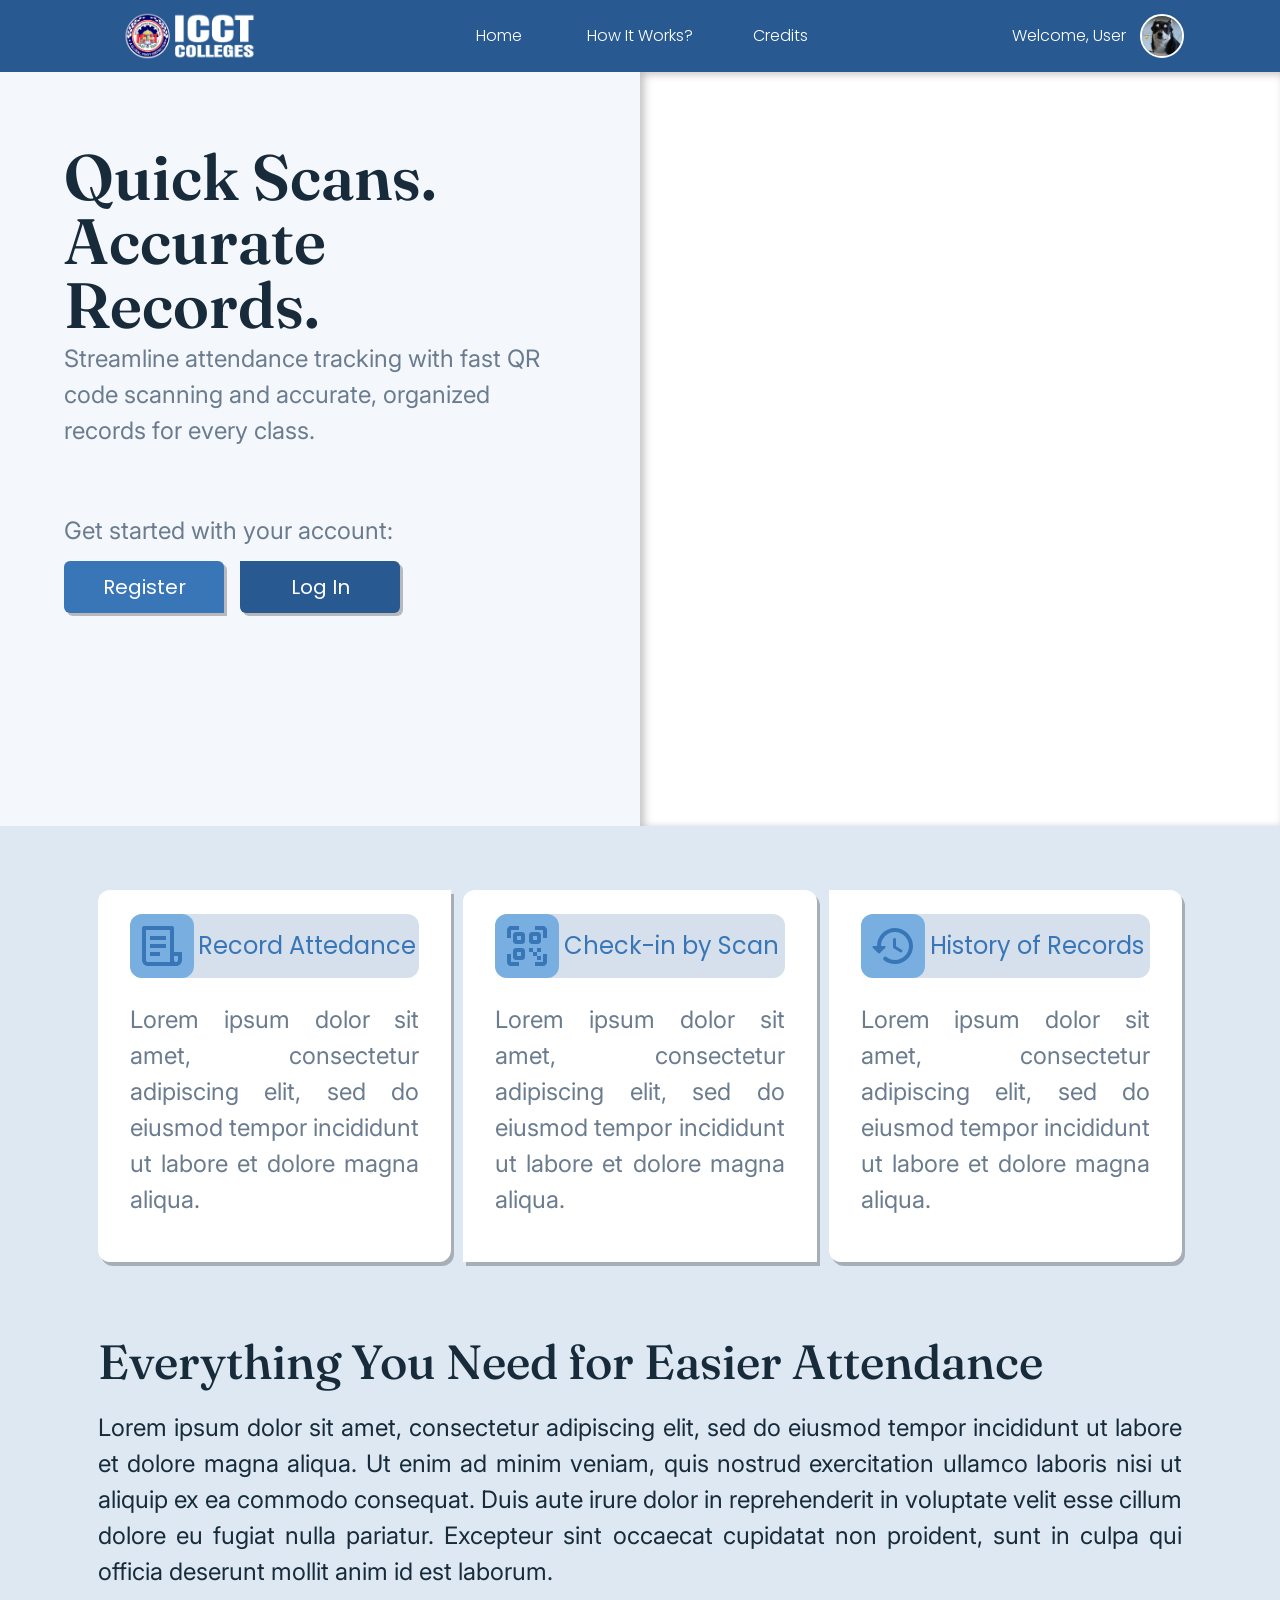
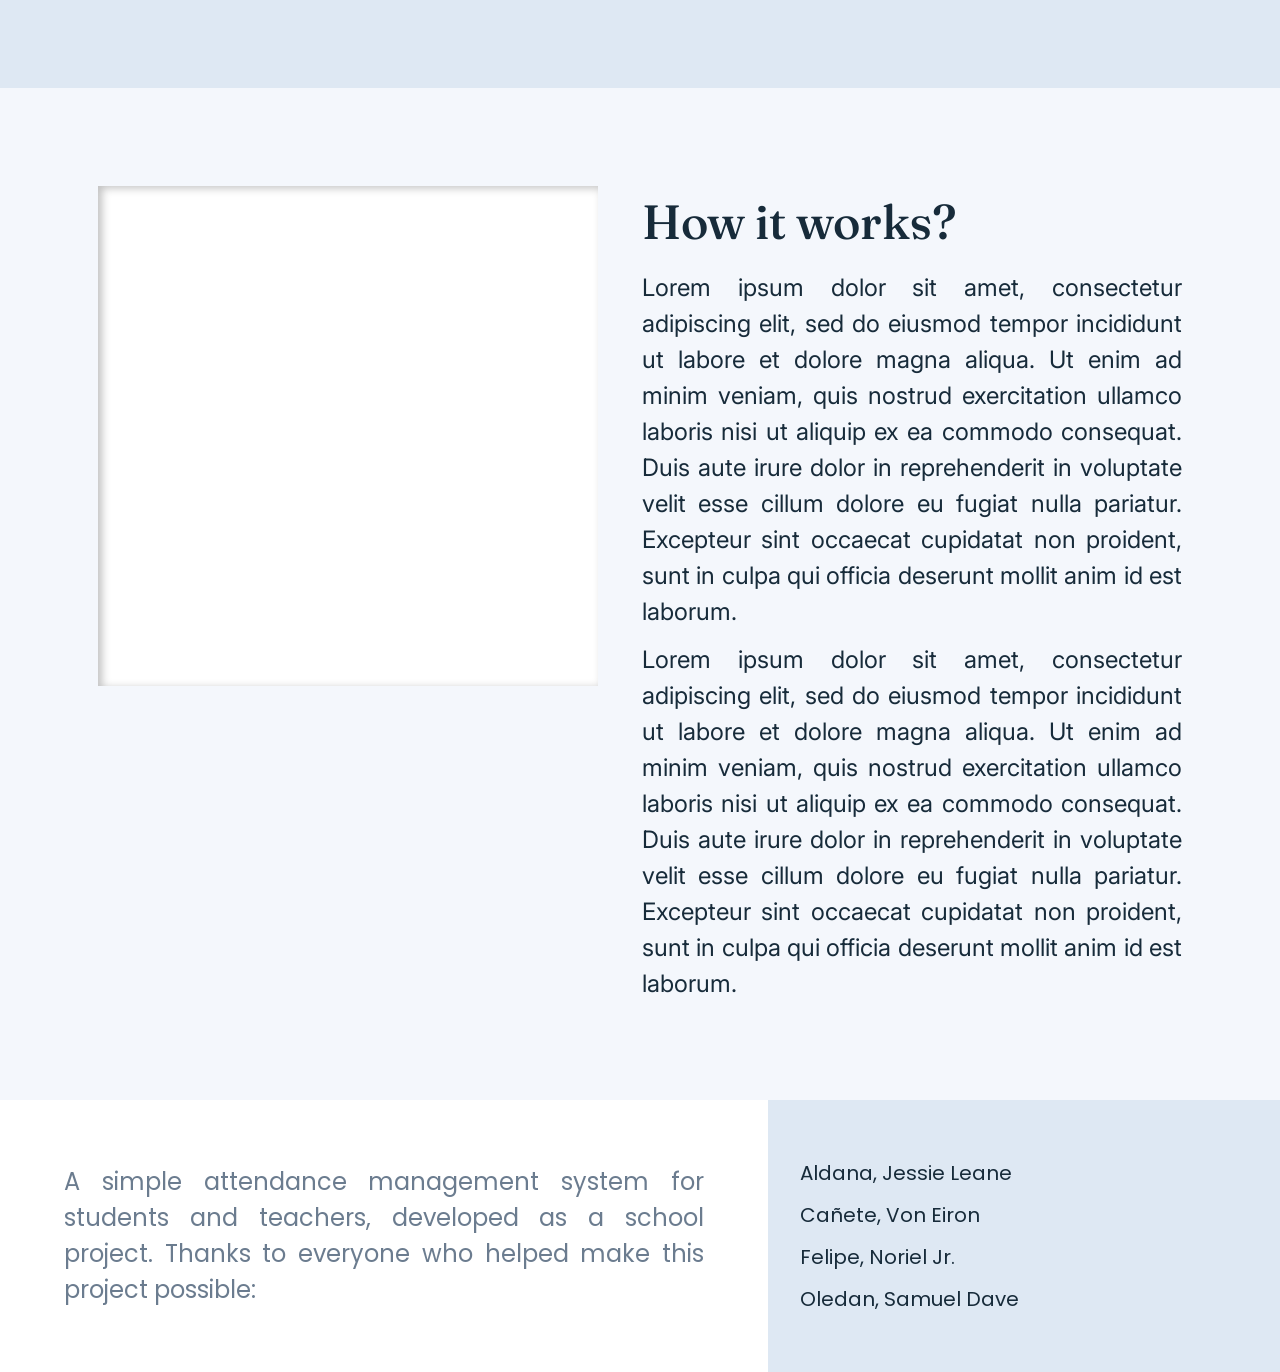
<file: templates/index.html>
<!doctype html>
<html lang="en">
  <head>
    <meta charset="UTF-8" />
    <meta name="viewport" content="width=device-width, initial-scale=1.0" />

    <link rel="stylesheet" href="..\static\styles\global.css" />
    <link rel="stylesheet" href="..\static\styles\landing_page.css" />

    <title>WS1 Finals Project</title>
  </head>
  <body>
    <!--! Header Section -->

    <header>
      <!--! Navigation Section -->

      <nav>
        <div class="logo_container">
          <img
            src="../static/assets/images/icct_logo.png"
            alt="icct_logo.png"
          />
        </div>

        <div class="main_cta_container">
          <a href="#home">Home</a>
          <a href="#features">How It Works?</a>
          <a href="#credits">Credits</a>
        </div>

        <div class="side_cta_container">
          <a href="#home">Welcome, User</a>

          <div class="profile_container">
            <img
              src="../static/assets/images/caca.png"
              alt="profile_icon.png"
            />
          </div>
        </div>
      </nav>

      <!--* Hero Container -->

      <div class="hero_container">
        <div class="headline">
          <!--* Grid 1 - Header Description -->

          <div class="description">
            <h1>
              Quick Scans.<br />
              Accurate Records.
            </h1>
            <p>
              Streamline attendance tracking with fast QR code scanning and
              accurate, organized records for every class.
            </p>
          </div>

          <div class="hero_cta_container">
            <p>Get started with your account:</p>

            <div class="cta_container">
              <button id="register_cta">Register</button>
              <button id="login_cta">Log In</button>

              <!--* Registration Form -->

              <dialog id="registration_form">
                <div class="form_container">
                  <p>Registration Form</p>

                  <form id="registration_data" action="/submit" method="POST">
                    <div class="form_group_container">
                      <div class="form_group">
                        <label for="first_name">First name:</label>
                        <input
                          type="text"
                          id="first_name"
                          name="first_name"
                          required
                        />
                      </div>

                      <div class="form_group">
                        <label for="last_name">Last name:</label>
                        <input
                          type="text"
                          id="last_name"
                          name="last_name"
                          required
                        />
                      </div>
                    </div>

                    <div class="form_single">
                      <label for="id_number">ID no:</label>
                      <input
                        type="text"
                        id="id_number"
                        name="id_number"
                        required
                      />
                    </div>

                    <div class="form_single">
                      <label for="program">Program:</label>
                      <select name="program" id="program" required>
                        <option value="" disabled selected></option>
                        <option value="subject1">SUB1: Subject 1</option>
                        <option value="subject2">SUB2: Subject 2</option>
                        <option value="subject3">SUB3: Subject 3</option>
                      </select>
                    </div>

                    <div class="form_group_container">
                      <div class="form_group">
                        <label for="year_level">Year Level:</label>
                        <select name="year_level" id="year_level" required>
                          <option value="" disabled selected></option>
                          <option value="year_one">1st year</option>
                          <option value="year_two">2nd year</option>
                          <option value="irregular">Irregular</option>
                        </select>
                      </div>

                      <div class="form_group">
                        <label for="section">Section:</label>
                        <select name="section" id="section" required>
                          <option value="" disabled selected></option>
                          <option value="section1">Section 1</option>
                          <option value="section2">Section 2</option>
                          <option value="section3">Section 3</option>
                        </select>
                      </div>
                    </div>

                    <div class="form_single">
                      <label for="email">Email:</label>
                      <input type="email" id="email" name="email" required />
                    </div>

                    <div class="form_single">
                      <label for="password">Password:</label>
                      <input
                        type="password"
                        id="password"
                        name="password"
                        required
                      />
                    </div>
                  </form>

                  <div class="submission_cta">
                    <button type="submit" form="registration_data">
                      Sign In
                    </button>
                  </div>
                </div>
                <div class="side_header">
                  <div class="side_header_description">
                    <h3>Welcome!<br />Nice to meet you.</h3>

                    <p>
                      Create your account to get started with our attendance
                      monitoring system.
                    </p>
                  </div>

                  <p id="no_account">Don't have an account?</p>

                  <div class="registration_form_cta">
                    <button id="form_login_cta">Log In</button>
                  </div>
                </div>
              </dialog>

              <!--* Log In Form -->

              <dialog id="login_form">
                <div class="form_container">
                  <p>Log In Form</p>

                  <form id="login_data" action="/login" method="POST">
                    <div class="form_single">
                      <label for="login_id_number">ID no:</label>
                      <input
                        type="text"
                        id="login_id_number"
                        name="id_number"
                        required
                      />
                    </div>

                    <div class="form_single">
                      <label for="login_password">Password:</label>
                      <input
                        type="password"
                        id="login_password"
                        name="password"
                        required
                      />
                    </div>
                  </form>

                  <div class="submit_login_cta">
                    <button type="submit" form="login_data">Log In</button>
                  </div>
                </div>

                <div class="side_header">
                  <div class="side_header_description">
                    <h3>Welcome back!<br />Let's get started.</h3>

                    <p>Login your account to start managing attendances.</p>
                  </div>

                  <p id="no_account">Don't have an account?</p>

                  <div class="login_form_cta">
                    <button id="form_register_cta">Register</button>
                  </div>
                </div>
              </dialog>
            </div>
          </div>
        </div>

        <!--* Grid 2 - Cards Showcase -->

        <div class="showcase">
          <div class="cards_container">
            <!--TODO <img src="../img_use/Property 1=Default.png" alt="icon" /> -->
          </div>
        </div>
      </div>
    </header>

    <!--! Main Section -->

    <main>
      <!--* Features Showcase -->

      <div class="features">
        <!--* Cards Container -->

        <section class="features_cards">
          <div class="card_container card_1">
            <div class="icon_container">
              <div class="icon">
                <img
                  src="..\static\assets\icons\attendance_icon_showcase.svg"
                  alt="attendance_icon"
                />
              </div>
              <h3>Record Attedance</h3>
            </div>

            <p>
              Lorem ipsum dolor sit amet, consectetur adipiscing elit, sed do
              eiusmod tempor incididunt ut labore et dolore magna aliqua.
            </p>
          </div>

          <div class="card_container card_2">
            <div class="icon_container">
              <div class="icon">
                <img
                  src="..\static\assets\icons\qrcode_icon_showcase.svg"
                  alt="attendance_icon"
                />
              </div>
              <h3>Check-in by Scan</h3>
            </div>

            <p>
              Lorem ipsum dolor sit amet, consectetur adipiscing elit, sed do
              eiusmod tempor incididunt ut labore et dolore magna aliqua.
            </p>
          </div>

          <div class="card_container card_3">
            <div class="icon_container">
              <div class="icon">
                <img
                  src="..\static\assets\icons\history_icon_showcase.svg"
                  alt="attendance_icon"
                />
              </div>
              <h3>History of Records</h3>
            </div>

            <p>
              Lorem ipsum dolor sit amet, consectetur adipiscing elit, sed do
              eiusmod tempor incididunt ut labore et dolore magna aliqua.
            </p>
          </div>
        </section>

        <!--* Description -->

        <section class="feature_description">
          <h2>Everything You Need for Easier Attendance</h2>
          <p>
            Lorem ipsum dolor sit amet, consectetur adipiscing elit, sed do
            eiusmod tempor incididunt ut labore et dolore magna aliqua. Ut enim
            ad minim veniam, quis nostrud exercitation ullamco laboris nisi ut
            aliquip ex ea commodo consequat. Duis aute irure dolor in
            reprehenderit in voluptate velit esse cillum dolore eu fugiat nulla
            pariatur. Excepteur sint occaecat cupidatat non proident, sunt in
            culpa qui officia deserunt mollit anim id est laborum.
          </p>
        </section>
      </div>

      <!--* Description 2 -->

      <div class="hiw_description_container">
        <section class="hiw_card_container"></section>

        <section class="hiw_description">
          <h2>How it works?</h2>
          <p>
            Lorem ipsum dolor sit amet, consectetur adipiscing elit, sed do
            eiusmod tempor incididunt ut labore et dolore magna aliqua. Ut enim
            ad minim veniam, quis nostrud exercitation ullamco laboris nisi ut
            aliquip ex ea commodo consequat. Duis aute irure dolor in
            reprehenderit in voluptate velit esse cillum dolore eu fugiat nulla
            pariatur. Excepteur sint occaecat cupidatat non proident, sunt in
            culpa qui officia deserunt mollit anim id est laborum.
          </p>
          <p>
            Lorem ipsum dolor sit amet, consectetur adipiscing elit, sed do
            eiusmod tempor incididunt ut labore et dolore magna aliqua. Ut enim
            ad minim veniam, quis nostrud exercitation ullamco laboris nisi ut
            aliquip ex ea commodo consequat. Duis aute irure dolor in
            reprehenderit in voluptate velit esse cillum dolore eu fugiat nulla
            pariatur. Excepteur sint occaecat cupidatat non proident, sunt in
            culpa qui officia deserunt mollit anim id est laborum.
          </p>
        </section>
      </div>
    </main>

    <!--! Footer Section -->

    <footer>
      <section class="credits_description">
        <p>
          A simple attendance management system for students and teachers,
          developed as a school project. Thanks to everyone who helped make this
          project possible:
        </p>
      </section>

      <section class="members_list">
        <ul>
          <li>Aldana, Jessie Leane</li>
          <li>Cañete, Von Eiron</li>
          <li>Felipe, Noriel Jr.</li>
          <li>Oledan, Samuel Dave</li>
        </ul>
      </section>
    </footer>

    <script src="../static/scripts/landing_page.js"></script>
  </body>
</html>
</file>
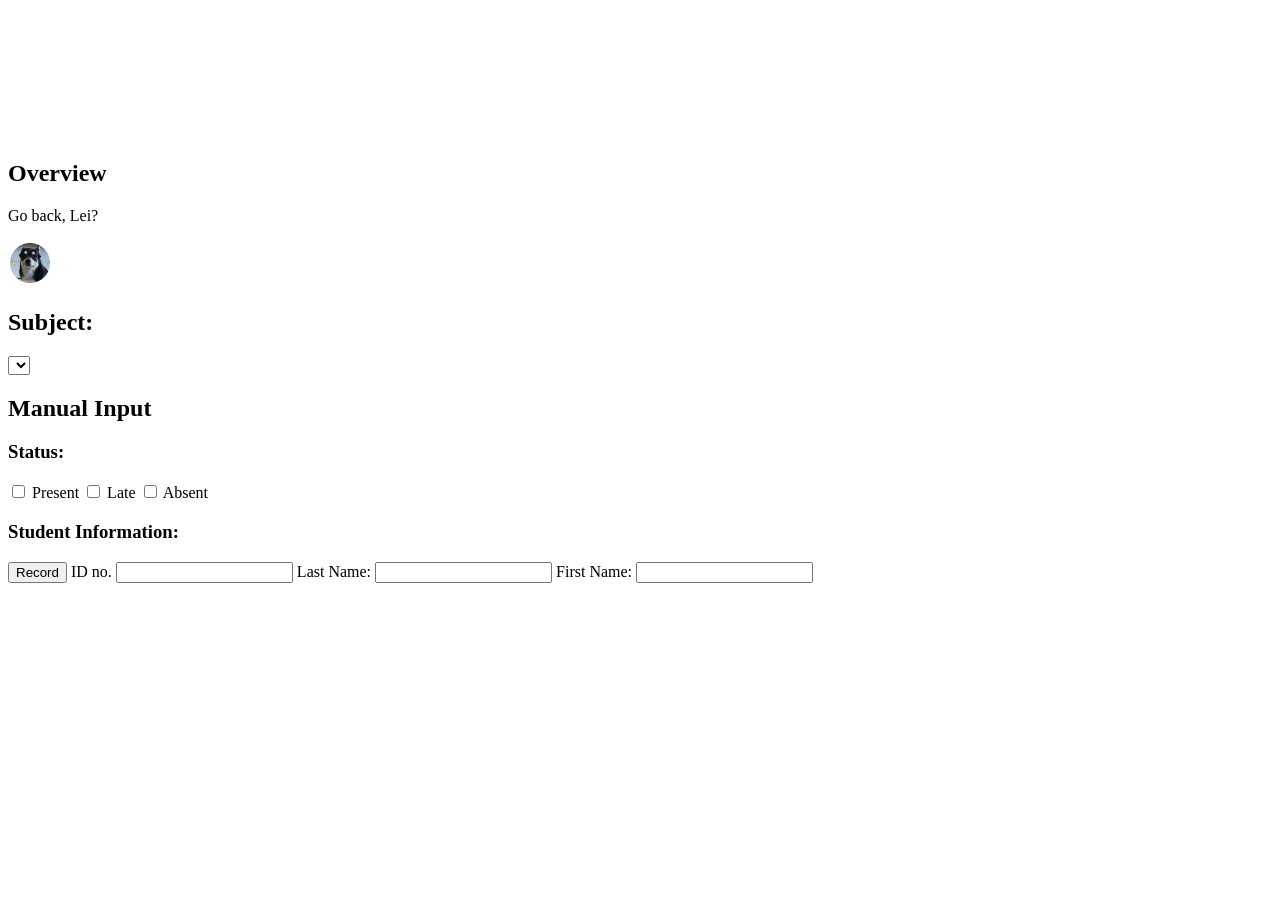
<file: attendance.html>
<!DOCTYPE html>
<html lang="en">

<head>
    <meta charset="UTF-8">
    <meta name="viewport" content="width=device-width, initial-scale=1.0">
    <title>Attendance</title>
    <link rel="stylesheet" href="" />
</head>

<body>
    <nav class="sidebar">
        <div class="top">
            <img src="../img_use/top_icons.png" alt="sidebar" />
        </div>

        <div class="mid">
            <img src="../img_use/attendance_icon.png" alt="attendance" />
            <img src="../img_use/overview_icon.png" alt="overview" />
            <img src="../img_use/history_icon.png" alt="history" />
        </div>

        <div class="bot">
            <img src="../img_use/settings_icon.png" alt="settings" />
            <img src="../img_use/exit_icon.png" alt="exit" />
        </div>
    </nav>

    <div class="headerandmain">
        <header>
            <div>
                <h2>Overview</h2>
            </div>

            <div class="ctadiv">
                <p>Go back, Lei?</p>
                <img src="../img_use/profile_icon.png" alt="icon" />
            </div>
        </header>

        <main>
            <div class="searchsubject">
                <div>
                    <div>
                        <h2>Subject:</h2>
                        <select name="subject" id="subject">
                            <option value="" hidden></option>
                        </select>
                    </div>
                </div>
            </div>

            <div class="manualinput">
                <h2>Manual Input</h2>
                <div class="status">
                    <h3>Status:</h3>
                    <input type="checkbox" name="present" id="present">
                    <label for="present">Present</label>
                    <input type="checkbox" name="late" id="late">
                    <label for="late">Late</label>
                    <input type="checkbox" name="absent" id="absent">
                    <label for="absent">Absent</label>
                </div>

                <div class="studentinfo">
                    <h3>Student Information:</h3>
                    <button>Record</button>

                    <label for="idno">ID no.</label>
                    <input type="text" id="idno">

                    <label for="lname">Last Name:</label>
                    <input type="text" name="lname" id="lname">

                    <label for="fname">First Name:</label>
                    <input type="text" name="fname" id="fname">
                </div>

                <div>

                </div>
            </div>

            <div class="qrcode">

            </div>
        </main>
    </div>

</body>

</html>
</file>
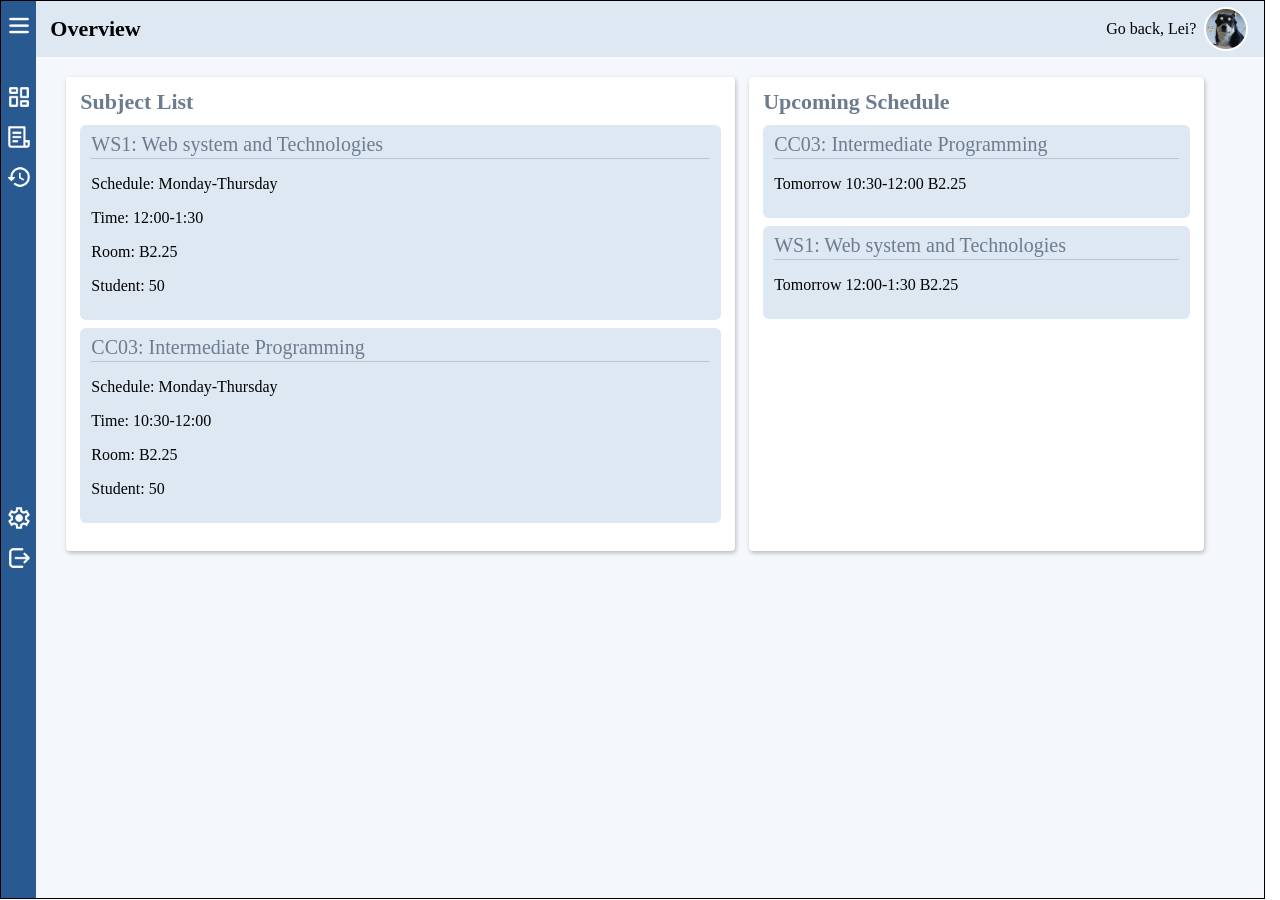
<file: overview.html>
<!DOCTYPE html>
<html lang="en">

<head>
    <meta charset="UTF-8">
    <meta name="viewport" content="width=device-width, initial-scale=1.0">
    <title>Overview</title>
    <link rel="stylesheet" href="cssforoverview.css" />
</head>

<body>
    <nav class="sidebar">
        <div class="top">
            <img src="../img_use/top_icons.png" alt="sidebar" />
        </div>

        <div class="mid">
            <img src="../img_use/attendance_icon.png" alt="attendance" />
            <img src="../img_use/overview_icon.png" alt="overview" />
            <img src="../img_use/history_icon.png" alt="history" />
        </div>

        <div class="bot">
            <img src="../img_use/settings_icon.png" alt="settings" />
            <img src="../img_use/exit_icon.png" alt="exit" />
        </div>
    </nav>

    <div class="headerandmain">
        <header>
            <div>
                <h2>Overview</h2>
            </div>

            <div class="ctadiv">
                <p>Go back, Lei?</p>
                <img src="../img_use/profile_icon.png" alt="icon" />
            </div>
        </header>

        <main>
            <div class="subjectlist">
                <h3>Subject List</h3>

                <div>
                    <h4>WS1: Web system and Technologies</h4>
                    <p>Schedule: Monday-Thursday</p>
                    <p>Time: 12:00-1:30</p>
                    <p>Room: B2.25</p>
                    <p>Student: 50</p>
                </div>

                <div>
                    <h4>CC03: Intermediate Programming</h4>
                    <p>Schedule: Monday-Thursday</p>
                    <p>Time: 10:30-12:00</p>
                    <p>Room: B2.25</p>
                    <p>Student: 50</p>
                </div>
            </div>

            <div class="schedule">
                <h3>Upcoming Schedule</h3>

                <div>
                    <h4>CC03: Intermediate Programming</h4>
                    <p>Tomorrow 10:30-12:00 B2.25</p>
                </div>

                <div>
                    <h4>WS1: Web system and Technologies</h4>
                    <p>Tomorrow 12:00-1:30 B2.25</p>
                </div>
            </div>
        </main>
    </div>

</body>

</html>
</file>
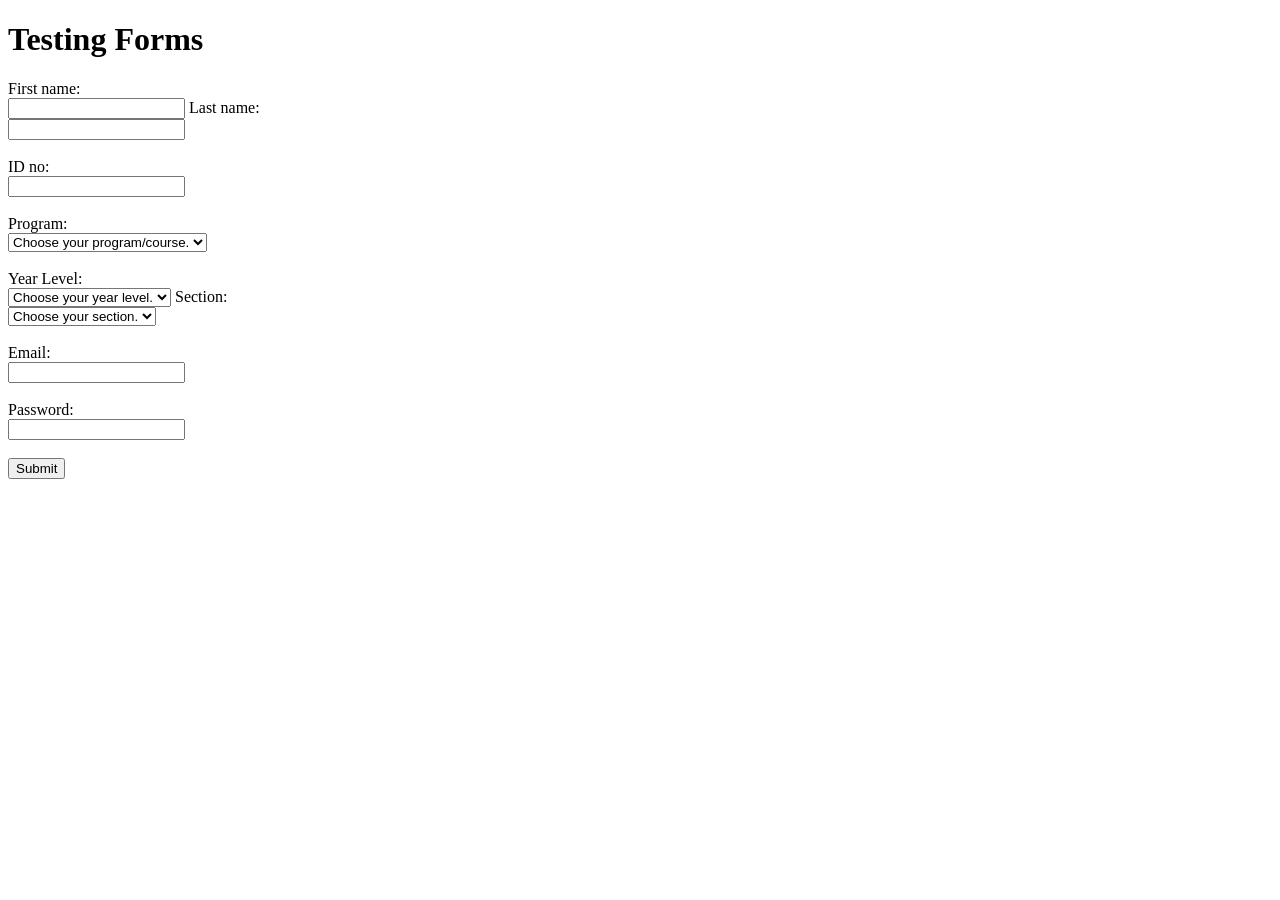
<file: templates/index_test.html>
<!doctype html>
<html lang="en">
  <head>
    <meta charset="UTF-8" />
    <meta name="viewport" content="width=device-width, initial-scale=1.0" />
    <title>Document</title>
  </head>
  <body>
    <h1>Testing Forms</h1>

    <form action="/submit" method="POST">
      <label for="first_name">First name:</label>
      <br />
      <input type="text" id="first_name" name="first_name" required />

      <label for="last_name">Last name:</label>
      <br />
      <input type="text" id="last_name" name="last_name" required />
      <br /><br />

      <label for="id_number">ID no:</label>
      <br />
      <input type="text" id="id_number" name="id_number" required />
      <br /><br />

      <label for="program">Program:</label>
      <br />
      <select name="program" id="program" required>
        <option value="" disabled selected>Choose your program/course.</option>
        <option value="subject1">SUB1: Subject 1</option>
        <option value="subject2">SUB2: Subject 2</option>
        <option value="subject3">SUB3: Subject 3</option>
      </select>
      <br /><br />

      <label for="year_level">Year Level:</label>
      <br />
      <select name="year_level" id="year_level" required>
        <option value="" disabled selected>Choose your year level.</option>
        <option value="year_one">1st year</option>
        <option value="year_two">2nd year</option>
        <option value="irregular">Irregular</option>
      </select>

      <label for="section">Section:</label>
      <br />
      <select name="section" id="section" required>
        <option value="" disabled selected>Choose your section.</option>
        <option value="section1">Section 1</option>
        <option value="section2">Section 2</option>
        <option value="section3">Section 3</option>
      </select>
      <br /><br />

      <label for="email">Email:</label>
      <br />
      <input type="email" id="email" name="email" required />
      <br /><br />

      <label for="password">Password:</label>
      <br />
      <input type="password" id="password" name="password" required />
      <br /><br />

      <button type="submit">Submit</button>
    </form>
  </body>
</html>
</file>
<file: cssforoverview.css>
body {
    display: flex;
    flex-direction: row;
    height: 99.7vh;
    margin: 0;
    width: 98.7vw;
    border: black solid 1px;
    overflow: hidden;
}

.sidebar {
    display: flex;
    flex-direction: column;
    align-items: center;
    position: relative;
    top: 0;
    left: 0;
    bottom: 0;
    width: 36px;
    background: #285A91;
    padding: 12px 0;

    div {
        display: flex;
        flex-direction: column;
        align-items: center;
        gap: 14px;
    }

    .top {
        position: relative;
        top: 0px;
    }

    .mid {
        position: relative;
        top: 45px;
    }

    .bot {
        position: relative;
        top: 360px;
    }

    img {
        width: 26px;
        height: 26px;
        object-fit: contain;
        cursor: pointer;
    }
}

.headerandmain {
    display: flex;
    flex-direction: column;
    width: 99%;
    background-color: #F4F7FC;

    header {
        height: 44px;
        background: #DEE8F3;
        display: flex;
        justify-content: space-between;
        align-items: center;
        padding: 6px 16px 6px 14px;

        h2 {
            margin: 0;
            font-size: 22px;
            font-weight: 700;
        }

        .ctadiv {
            display: flex;
            align-items: center;
            gap: 8px;

            p {
                margin: 0;
                font-size: 16px;
            }

            img {
                width: 44px;
                height: 44px;
            }
        }
    }

    main {
        padding: 20px 60px 20px 30px;
        display: flex;
        gap: 14px;
        align-items: flex-start;

        h3 {
            margin: 0 0 10px;
            font-size: 22px;
            font-weight: 700;
            color: #6B7C8F;
        }

        h4 {
            margin: 0 0 4px;
            padding-bottom: 2px;
            font-size: 20px;
            font-weight: 500;
            color: #6B7C8F;
            border-bottom: 1px solid #b9c5d6;
        }

        .subjectlist, .schedule {
            background: #FFFF;
            border-radius: 4px;
            padding: 12px 14px;
            height: 450px;
            box-shadow: 1px 2px 4px rgba(0, 0, 0, 0.25);
        }

        .subjectlist {
            flex: 1.5;

            > div {
                background: #DEE8F3;
                border-radius: 6px;
                padding: 8px 11px 9px;
                margin-bottom: 8px;
            }
        }

        .schedule {
            flex: 1;

            > div {
                background: #DEE8F3;
                border-radius: 6px;
                padding: 8px 11px 9px;
                margin-bottom: 8px;
            }
        }
    }


}
</file>
